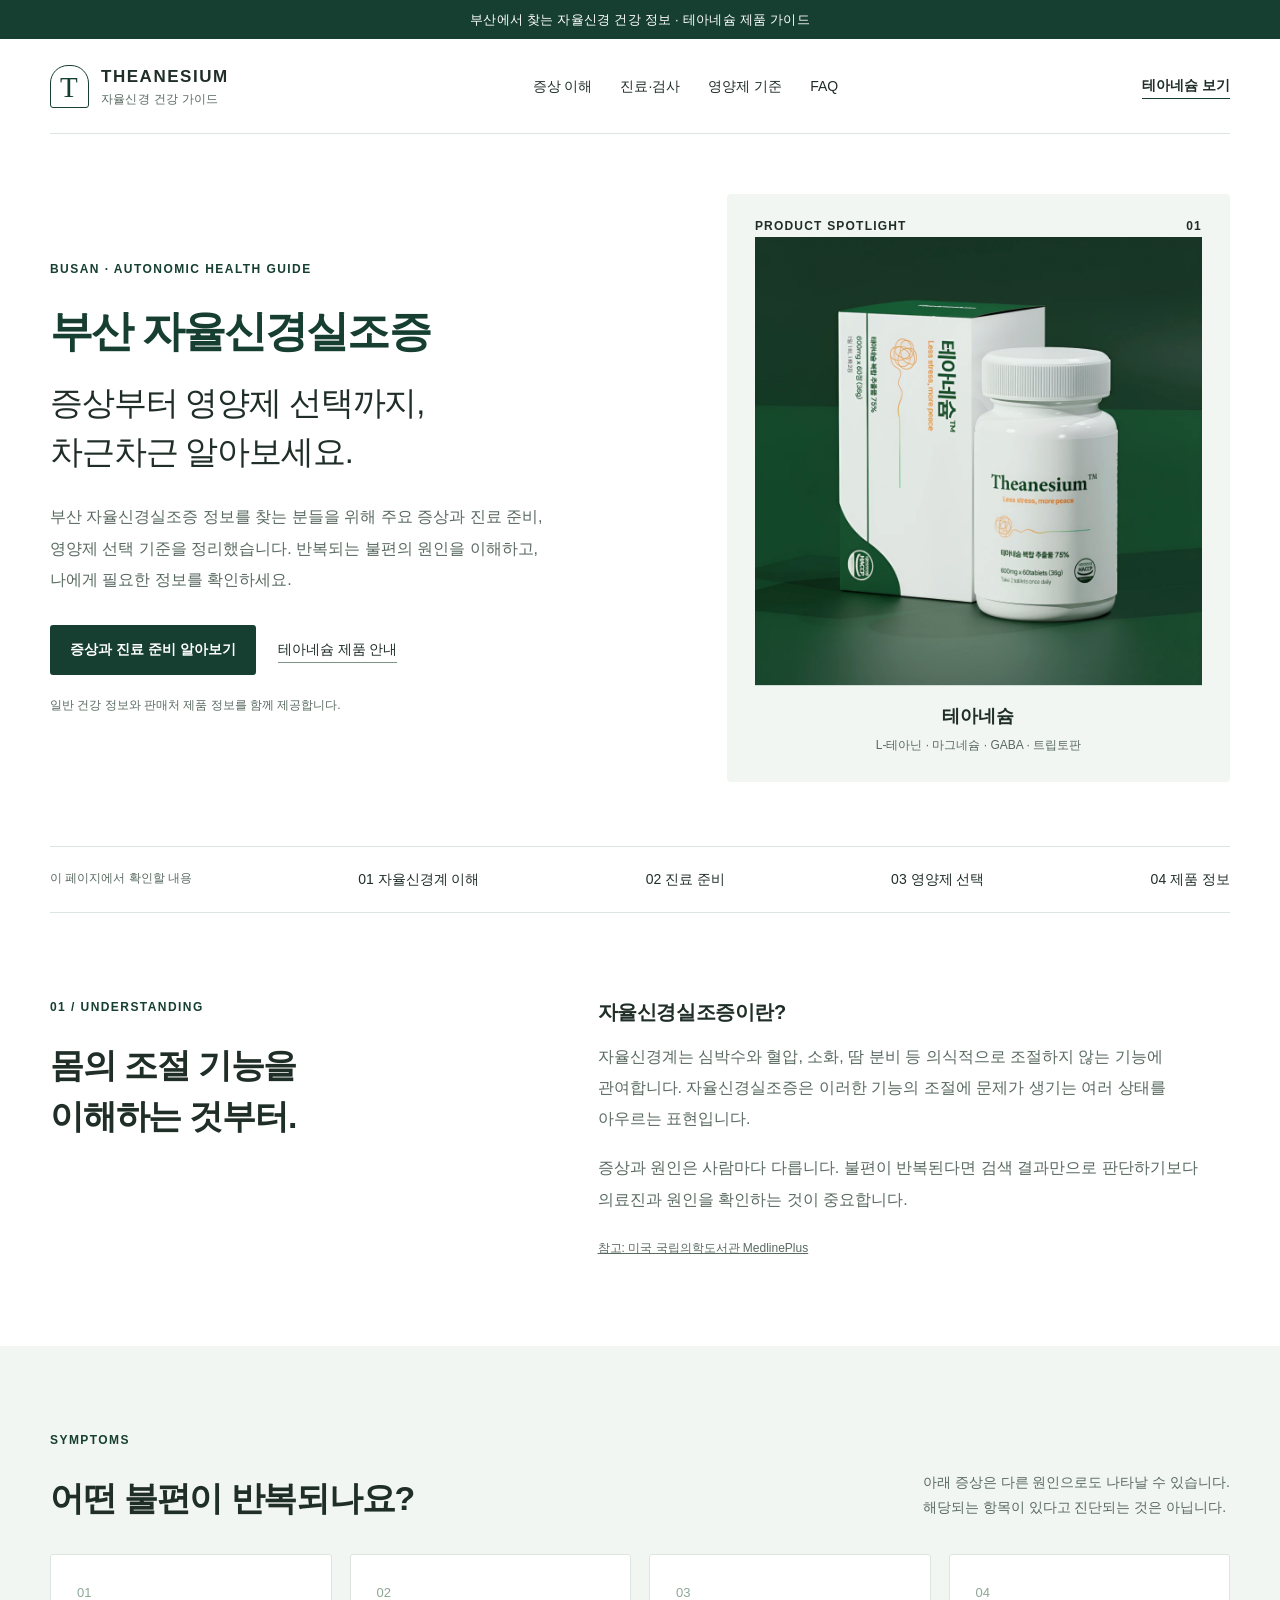
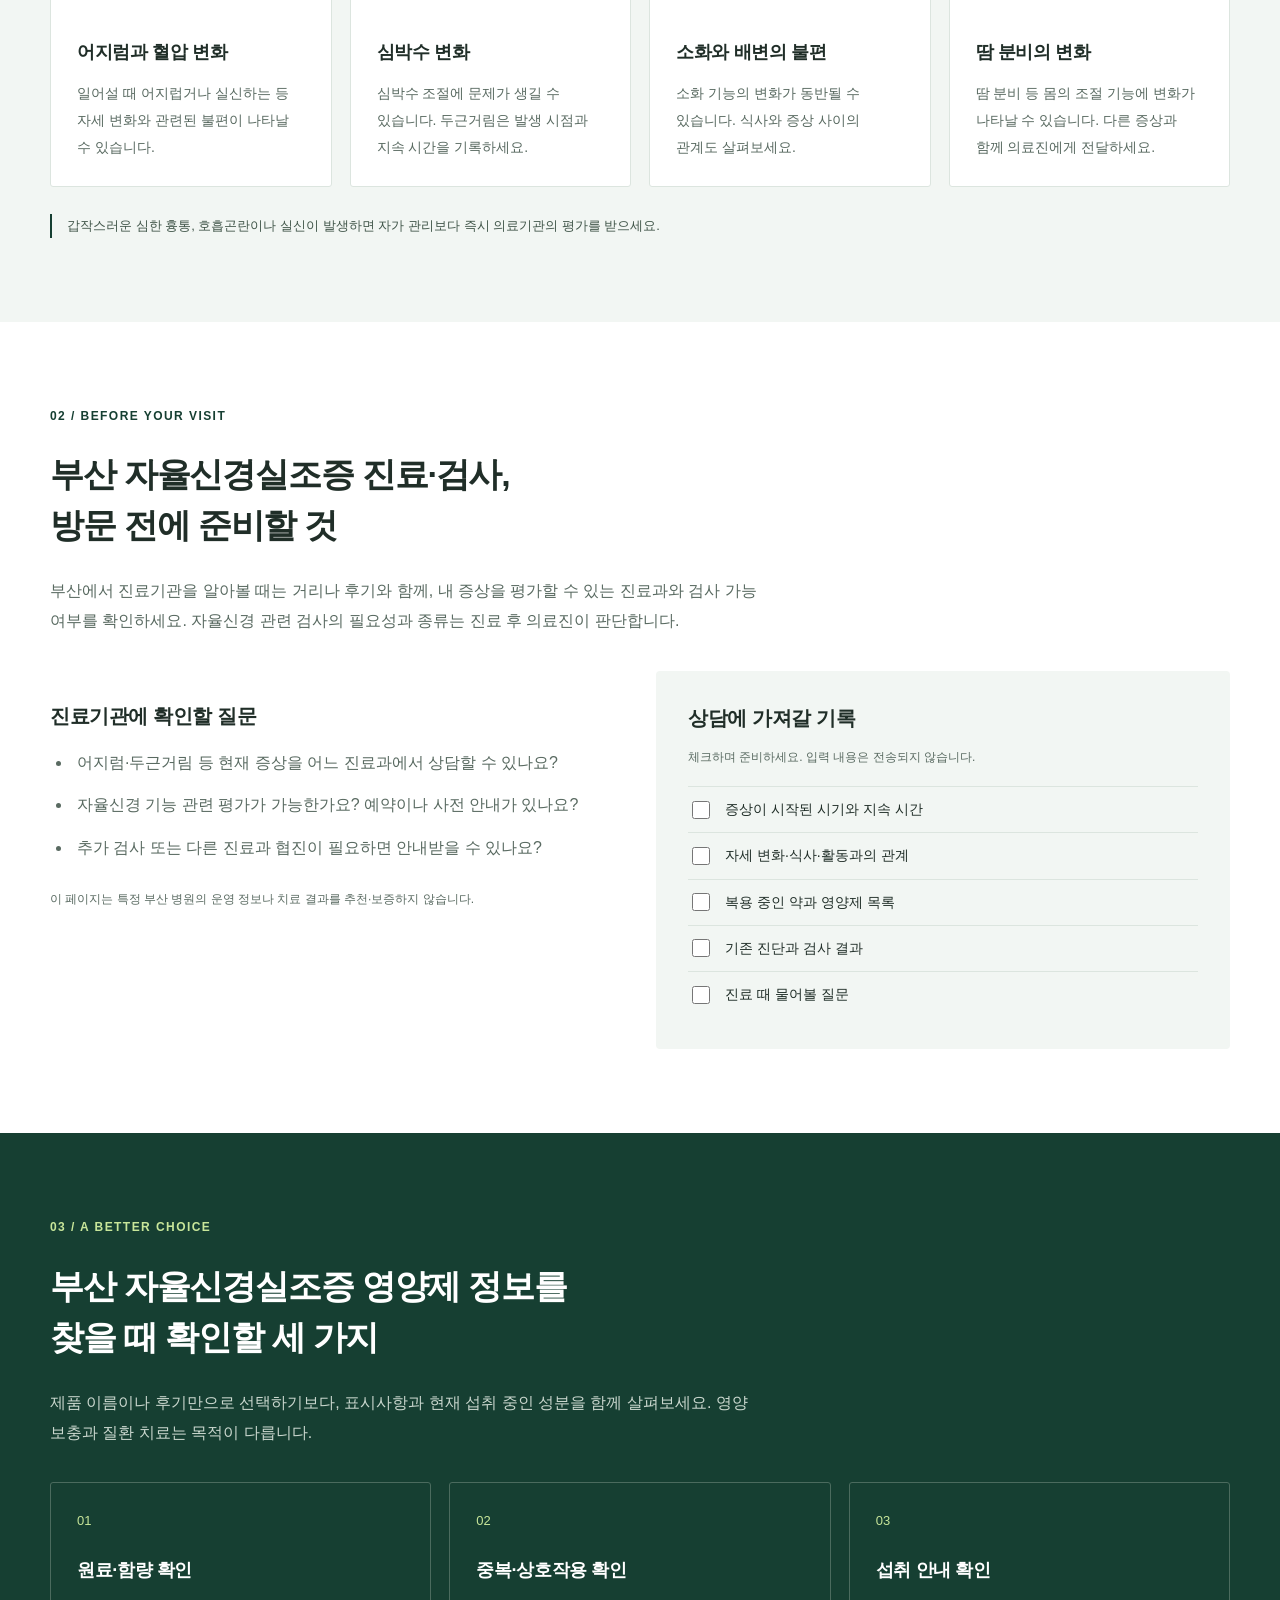
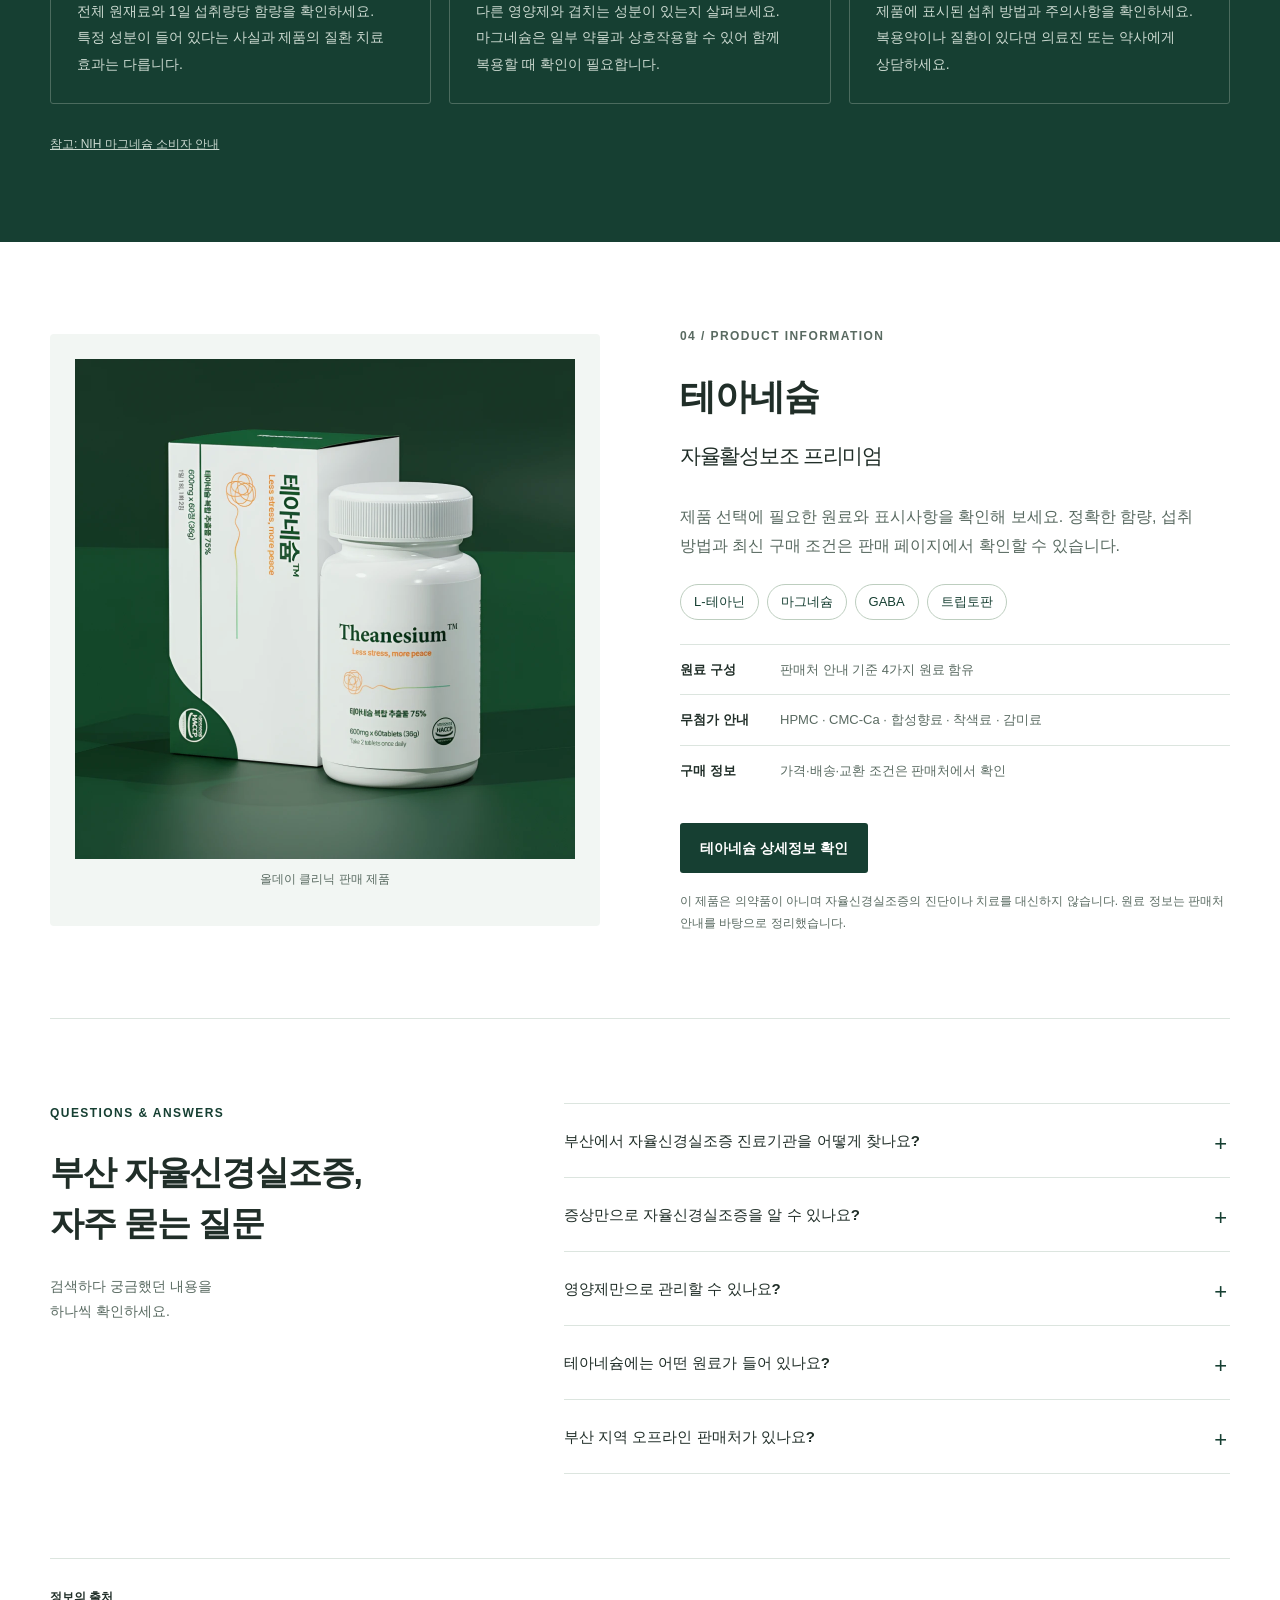
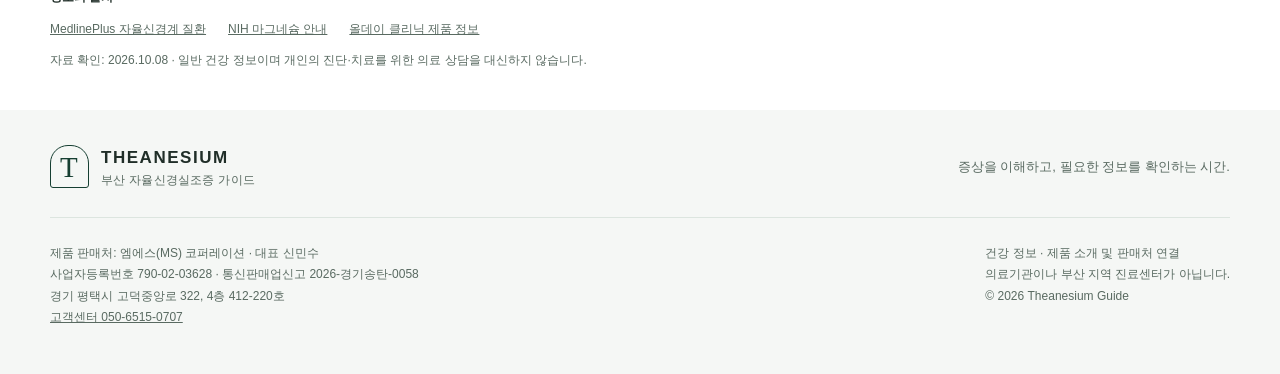
<file: 부산_자율신경실조증_홈페이지_GitHub/index.html>
<!doctype html>
<html lang="ko">
<head>
  <meta charset="utf-8">
  <meta name="viewport" content="width=device-width,initial-scale=1">
  <title>부산 자율신경실조증 | 증상·검사와 영양제 선택 가이드</title>
  <meta name="description" content="부산 자율신경실조증 정보를 찾고 계신가요? 주요 증상과 진료·검사 준비, 영양제 선택 기준을 알아보고 테아네슘의 원료와 제품 정보를 확인하세요.">
  <meta name="robots" content="index,follow">
  <meta property="og:type" content="website">
  <meta property="og:locale" content="ko_KR">
  <meta property="og:title" content="부산 자율신경실조증 | 증상·검사와 영양제 선택 가이드">
  <meta property="og:description" content="반복되는 불편을 이해하는 것부터. 증상과 진료 준비, 영양제 선택 기준, 테아네슘 제품 정보를 한곳에서 확인하세요.">
  <meta name="theme-color" content="#163f32">
  <link rel="icon" href="favicon.svg" type="image/svg+xml">
  <link rel="stylesheet" href="style.css">
<link rel="canonical" href="https://busan-autonomic-guide.tinybirch1.chatgpt.site/">
<meta property="og:url" content="https://busan-autonomic-guide.tinybirch1.chatgpt.site/">
<script type="application/ld+json">{"@context": "https://schema.org", "@type": "WebPage", "name": "부산 자율신경실조증 | 증상·검사와 영양제 선택 가이드", "description": "부산에서 자율신경실조증 정보를 찾는 분을 위한 증상, 진료 준비, 영양제 선택 기준과 테아네슘 제품 안내", "url": "https://busan-autonomic-guide.tinybirch1.chatgpt.site/", "inLanguage": "ko-KR", "dateModified": "2026-10-08"}</script>
</head>
<body>
<a class="skip" href="#main">본문으로 이동</a>
<div class="topline">부산에서 찾는 자율신경 건강 정보 · 테아네슘 제품 가이드</div>
<header class="header wrap">
  <a class="brand" href="./" aria-label="부산 자율신경실조증 가이드 홈"><span class="brand-mark" aria-hidden="true">T</span><span>THEANESIUM<small>자율신경 건강 가이드</small></span></a>
  <nav aria-label="주 메뉴"><a href="#symptoms">증상 이해</a><a href="#care">진료·검사</a><a href="#selection">영양제 기준</a><a href="#faq">FAQ</a></nav>
  <a class="header-link" href="https://allday-clinic.com/product/detail.html?product_no=12" target="_blank" rel="noopener">테아네슘 보기</a>
</header>
<main id="main">
  <section class="hero wrap" aria-labelledby="hero-title">
    <div class="hero-copy"><p class="eyebrow">BUSAN · AUTONOMIC HEALTH GUIDE</p>
      <h1 id="hero-title">부산 자율신경실조증<span>증상부터 영양제 선택까지,<br>차근차근 알아보세요.</span></h1>
      <p class="lead">부산 자율신경실조증 정보를 찾는 분들을 위해 주요 증상과 진료 준비, 영양제 선택 기준을 정리했습니다. 반복되는 불편의 원인을 이해하고, 나에게 필요한 정보를 확인하세요.</p>
      <div class="actions"><a class="button solid" href="#symptoms">증상과 진료 준비 알아보기</a><a class="text-link" href="#product">테아네슘 제품 안내</a></div>
      <p class="hero-note">일반 건강 정보와 판매처 제품 정보를 함께 제공합니다.</p>
    </div>
    <div class="hero-product"><div class="image-label">PRODUCT SPOTLIGHT <span>01</span></div><img src="assets/theanesium.webp" width="1000" height="1000" alt="올데이 클리닉 테아네슘 제품 용기와 초록색 패키지" fetchpriority="high"><div class="image-caption"><strong>테아네슘</strong><span>L-테아닌 · 마그네슘 · GABA · 트립토판</span></div></div>
  </section>
  <div class="contents wrap" aria-label="페이지 안내"><span>이 페이지에서 확인할 내용</span><a href="#understanding">01 자율신경계 이해</a><a href="#care">02 진료 준비</a><a href="#selection">03 영양제 선택</a><a href="#product">04 제품 정보</a></div>

  <section id="understanding" class="section wrap intro-grid">
    <div><p class="eyebrow">01 / UNDERSTANDING</p><h2>몸의 조절 기능을<br>이해하는 것부터.</h2></div>
    <div><h3>자율신경실조증이란?</h3><p>자율신경계는 심박수와 혈압, 소화, 땀 분비 등 의식적으로 조절하지 않는 기능에 관여합니다. 자율신경실조증은 이러한 기능의 조절에 문제가 생기는 여러 상태를 아우르는 표현입니다.</p><p>증상과 원인은 사람마다 다릅니다. 불편이 반복된다면 검색 결과만으로 판단하기보다 의료진과 원인을 확인하는 것이 중요합니다.</p><a class="source-link" href="https://medlineplus.gov/autonomicnervoussystemdisorders.html" target="_blank" rel="noopener">참고: 미국 국립의학도서관 MedlinePlus</a></div>
  </section>

  <section id="symptoms" class="soft-section"><div class="section wrap">
    <div class="section-head"><div><p class="eyebrow">SYMPTOMS</p><h2>어떤 불편이 반복되나요?</h2></div><p>아래 증상은 다른 원인으로도 나타날 수 있습니다.<br>해당되는 항목이 있다고 진단되는 것은 아닙니다.</p></div>
    <div class="cards symptoms"><article><span class="card-no">01</span><h3>어지럼과 혈압 변화</h3><p>일어설 때 어지럽거나 실신하는 등 자세 변화와 관련된 불편이 나타날 수 있습니다.</p></article><article><span class="card-no">02</span><h3>심박수 변화</h3><p>심박수 조절에 문제가 생길 수 있습니다. 두근거림은 발생 시점과 지속 시간을 기록하세요.</p></article><article><span class="card-no">03</span><h3>소화와 배변의 불편</h3><p>소화 기능의 변화가 동반될 수 있습니다. 식사와 증상 사이의 관계도 살펴보세요.</p></article><article><span class="card-no">04</span><h3>땀 분비의 변화</h3><p>땀 분비 등 몸의 조절 기능에 변화가 나타날 수 있습니다. 다른 증상과 함께 의료진에게 전달하세요.</p></article></div>
    <p class="callout">갑작스러운 심한 흉통, 호흡곤란이나 실신이 발생하면 자가 관리보다 즉시 의료기관의 평가를 받으세요.</p>
  </div></section>

  <section id="care" class="section wrap">
    <p class="eyebrow">02 / BEFORE YOUR VISIT</p><h2>부산 자율신경실조증 진료·검사,<br>방문 전에 준비할 것</h2>
    <p class="section-description">부산에서 진료기관을 알아볼 때는 거리나 후기와 함께, 내 증상을 평가할 수 있는 진료과와 검사 가능 여부를 확인하세요. 자율신경 관련 검사의 필요성과 종류는 진료 후 의료진이 판단합니다.</p>
    <div class="care-grid"><div class="care-panel"><h3>진료기관에 확인할 질문</h3><ul><li>어지럼·두근거림 등 현재 증상을 어느 진료과에서 상담할 수 있나요?</li><li>자율신경 기능 관련 평가가 가능한가요? 예약이나 사전 안내가 있나요?</li><li>추가 검사 또는 다른 진료과 협진이 필요하면 안내받을 수 있나요?</li></ul><p class="minor">이 페이지는 특정 부산 병원의 운영 정보나 치료 결과를 추천·보증하지 않습니다.</p></div>
    <div class="checklist"><h3>상담에 가져갈 기록</h3><p>체크하며 준비하세요. 입력 내용은 전송되지 않습니다.</p><label><input type="checkbox"> 증상이 시작된 시기와 지속 시간</label><label><input type="checkbox"> 자세 변화·식사·활동과의 관계</label><label><input type="checkbox"> 복용 중인 약과 영양제 목록</label><label><input type="checkbox"> 기존 진단과 검사 결과</label><label><input type="checkbox"> 진료 때 물어볼 질문</label></div></div>
  </section>

  <section id="selection" class="dark-section"><div class="section wrap">
    <p class="eyebrow">03 / A BETTER CHOICE</p><h2>부산 자율신경실조증 영양제 정보를<br>찾을 때 확인할 세 가지</h2><p class="section-description">제품 이름이나 후기만으로 선택하기보다, 표시사항과 현재 섭취 중인 성분을 함께 살펴보세요. 영양 보충과 질환 치료는 목적이 다릅니다.</p>
    <div class="cards criteria"><article><span class="card-no">01</span><h3>원료·함량 확인</h3><p>전체 원재료와 1일 섭취량당 함량을 확인하세요. 특정 성분이 들어 있다는 사실과 제품의 질환 치료 효과는 다릅니다.</p></article><article><span class="card-no">02</span><h3>중복·상호작용 확인</h3><p>다른 영양제와 겹치는 성분이 있는지 살펴보세요. 마그네슘은 일부 약물과 상호작용할 수 있어 함께 복용할 때 확인이 필요합니다.</p></article><article><span class="card-no">03</span><h3>섭취 안내 확인</h3><p>제품에 표시된 섭취 방법과 주의사항을 확인하세요. 복용약이나 질환이 있다면 의료진 또는 약사에게 상담하세요.</p></article></div>
    <a class="source-link" href="https://ods.od.nih.gov/factsheets/Magnesium-Consumer/" target="_blank" rel="noopener">참고: NIH 마그네슘 소비자 안내</a>
  </div></section>

  <section id="product" class="section wrap product-section">
    <div class="product-photo"><img src="assets/theanesium.webp" width="1000" height="1000" loading="lazy" alt="테아네슘 자율활성보조 프리미엄 용기와 단상자"><span>올데이 클리닉 판매 제품</span></div>
    <div class="product-copy"><p class="eyebrow">04 / PRODUCT INFORMATION</p><h2>테아네슘<br><span>자율활성보조 프리미엄</span></h2><p>제품 선택에 필요한 원료와 표시사항을 확인해 보세요. 정확한 함량, 섭취 방법과 최신 구매 조건은 판매 페이지에서 확인할 수 있습니다.</p><div class="ingredient-tags"><span>L-테아닌</span><span>마그네슘</span><span>GABA</span><span>트립토판</span></div><dl><div><dt>원료 구성</dt><dd>판매처 안내 기준 4가지 원료 함유</dd></div><div><dt>무첨가 안내</dt><dd>HPMC · CMC-Ca · 합성향료 · 착색료 · 감미료</dd></div><div><dt>구매 정보</dt><dd>가격·배송·교환 조건은 판매처에서 확인</dd></div></dl><a class="button solid" href="https://allday-clinic.com/product/detail.html?product_no=12" target="_blank" rel="noopener">테아네슘 상세정보 확인</a><p class="minor">이 제품은 의약품이 아니며 자율신경실조증의 진단이나 치료를 대신하지 않습니다. 원료 정보는 판매처 안내를 바탕으로 정리했습니다.</p></div>
  </section>

  <section id="faq" class="section wrap faq-section"><div><p class="eyebrow">QUESTIONS & ANSWERS</p><h2>부산 자율신경실조증,<br>자주 묻는 질문</h2><p>검색하다 궁금했던 내용을<br>하나씩 확인하세요.</p></div><div class="faqs">
    <details><summary>부산에서 자율신경실조증 진료기관을 어떻게 찾나요?</summary><p>현재 가장 불편한 증상을 상담할 수 있는 진료과가 있는지, 자율신경 관련 평가가 가능한지 방문 전 문의하세요. 검사 종류와 예약 방법은 기관별로 다를 수 있으므로 직접 확인하는 것이 좋습니다.</p></details>
    <details><summary>증상만으로 자율신경실조증을 알 수 있나요?</summary><p>어지럼, 심박수 변화, 소화 불편 등은 다른 원인으로도 나타날 수 있습니다. 증상 기록과 진료를 통해 원인을 확인하고, 검사 필요성은 의료진과 상의하세요.</p></details>
    <details><summary>영양제만으로 관리할 수 있나요?</summary><p>영양제는 영양 보충을 위한 제품입니다. 특정 제품의 섭취가 자율신경실조증 치료를 의미하지 않습니다. 지속되는 증상은 원인에 따른 평가와 관리가 우선입니다.</p></details>
    <details><summary>테아네슘에는 어떤 원료가 들어 있나요?</summary><p>판매처는 L-테아닌, 마그네슘, GABA, 트립토판 함유를 안내합니다. 각 성분의 정확한 함량과 전체 원재료, 주의사항은 구매할 제품의 표시사항을 확인하세요.</p></details>
    <details><summary>부산 지역 오프라인 판매처가 있나요?</summary><p>이 페이지에서 부산 오프라인 판매처를 확인해 안내하고 있지는 않습니다. 소개된 온라인 판매 페이지에서 주문·배송 조건을 확인하거나 판매처 고객센터에 문의하세요.</p></details>
  </div></section>
  <aside class="sources wrap"><strong>정보의 출처</strong><p><a href="https://medlineplus.gov/autonomicnervoussystemdisorders.html" target="_blank" rel="noopener">MedlinePlus 자율신경계 질환</a><a href="https://ods.od.nih.gov/factsheets/Magnesium-Consumer/" target="_blank" rel="noopener">NIH 마그네슘 안내</a><a href="https://allday-clinic.com/product/detail.html?product_no=12" target="_blank" rel="noopener">올데이 클리닉 제품 정보</a></p><small>자료 확인: 2026.10.08 · 일반 건강 정보이며 개인의 진단·치료를 위한 의료 상담을 대신하지 않습니다.</small></aside>
</main>
<footer><div class="wrap footer-top"><a class="brand" href="./"><span class="brand-mark" aria-hidden="true">T</span><span>THEANESIUM<small>부산 자율신경실조증 가이드</small></span></a><p>증상을 이해하고, 필요한 정보를 확인하는 시간.</p></div><div class="wrap footer-bottom"><p>제품 판매처: 엠에스(MS) 코퍼레이션 · 대표 신민수<br>사업자등록번호 790-02-03628 · 통신판매업신고 2026-경기송탄-0058<br>경기 평택시 고덕중앙로 322, 4층 412-220호<br><a href="tel:05065150707">고객센터 050-6515-0707</a></p><p>건강 정보 · 제품 소개 및 판매처 연결<br>의료기관이나 부산 지역 진료센터가 아닙니다.<br>© 2026 Theanesium Guide</p></div></footer>
</body>
</html>
</file>
<file: 부산_자율신경실조증_홈페이지_GitHub/style.css>
:root{--green:#163f32;--deep:#102f26;--ink:#202e28;--muted:#596a61;--line:#dce5df;--soft:#f2f6f3;--accent:#c8e69a}*{box-sizing:border-box}html{scroll-behavior:smooth;scroll-padding-top:28px}body{margin:0;background:#fff;color:var(--ink);font-family:"Pretendard","Noto Sans KR",-apple-system,BlinkMacSystemFont,"Malgun Gothic",sans-serif;font-size:16px;line-height:1.8;word-break:keep-all}a{color:inherit;text-decoration:none}a:hover{text-decoration:underline}button,input{font:inherit}a:focus-visible,summary:focus-visible,input:focus-visible{outline:3px solid #547e28;outline-offset:5px}img{display:block;max-width:100%;height:auto}.wrap{width:min(1180px,calc(100% - 80px));margin:auto}.skip{position:absolute;left:20px;top:-80px;z-index:5;padding:12px;background:white}.skip:focus{top:10px}.topline{background:var(--green);color:#fff;text-align:center;font-size:13px;padding:8px 20px;letter-spacing:.02em}.header{display:flex;align-items:center;justify-content:space-between;gap:30px;padding-top:25px;padding-bottom:25px;border-bottom:1px solid var(--line)}.brand{display:flex;align-items:center;gap:12px;font-size:17px;font-weight:750;letter-spacing:.09em;line-height:1.5}.brand small{display:block;font-size:12px;letter-spacing:.02em;font-weight:400;color:var(--muted)}.brand-mark{display:grid;place-items:center;width:39px;height:43px;border:1px solid var(--green);border-radius:18px 18px 3px 3px;font-family:Georgia,serif;font-size:29px;color:var(--green);font-weight:400}.header nav{display:flex;gap:28px;font-size:14px}.header-link{font-size:14px;font-weight:700;border-bottom:1px solid var(--green)}.hero{display:grid;grid-template-columns:1.1fr .9fr;gap:62px;padding-top:60px;padding-bottom:64px;align-items:center}.eyebrow{font-size:12px;letter-spacing:.12em;font-weight:700;color:var(--green);margin:0 0 22px}.hero h1{font-size:clamp(29px,3.35vw,46px);letter-spacing:-.045em;line-height:1.35;margin:0 0 24px;color:var(--green)}.hero h1 span{display:block;margin-top:19px;font-size:clamp(23px,2.55vw,34px);font-weight:500;line-height:1.5;letter-spacing:-.035em;color:var(--ink)}.lead{max-width:520px;color:var(--muted);font-size:16px;line-height:1.95}.actions{display:flex;align-items:center;gap:22px;margin-top:30px;flex-wrap:wrap}.button{display:inline-flex;align-items:center;justify-content:center;min-height:50px;padding:12px 20px;border-radius:3px;font-size:14px;font-weight:650;line-height:1.5;text-align:center}.solid{background:var(--green);color:white}.solid:hover{background:#215540;text-decoration:none}.text-link{font-size:14px;border-bottom:1px solid #7e9285}.hero-note{font-size:12px;color:var(--muted);margin:20px 0 0}.hero-product{background:var(--soft);padding:22px 28px 25px;border-radius:4px}.image-label{display:flex;justify-content:space-between;font-size:12px;font-weight:600;letter-spacing:.1em}.hero-product img{width:100%;mix-blend-mode:multiply;margin:0 auto}.image-caption{display:flex;flex-direction:column;align-items:center;gap:3px;border-top:1px solid #cfdcd3;padding-top:14px}.image-caption strong{font-size:18px;font-weight:600}.image-caption span{font-size:12px;color:var(--muted)}.contents{border-top:1px solid var(--line);border-bottom:1px solid var(--line);display:flex;align-items:center;justify-content:space-between;gap:18px;padding:20px 0;font-size:14px}.contents>span{font-size:12px;color:var(--muted)}.section{padding-top:84px;padding-bottom:84px}h2{font-size:clamp(25px,2.65vw,34px);font-weight:650;letter-spacing:-.035em;line-height:1.5;margin:0 0 25px}h3{font-size:20px;line-height:1.5;letter-spacing:-.02em;margin:0 0 14px}p{margin:0 0 18px}.intro-grid{display:grid;grid-template-columns:.85fr 1.15fr;gap:80px}.intro-grid>div:last-child p{color:var(--muted);line-height:1.95}.source-link{display:inline-block;font-size:12px;text-decoration:underline;color:var(--muted)}.soft-section{background:var(--soft)}.section-head{display:flex;justify-content:space-between;align-items:end;gap:30px;margin-bottom:30px}.section-head h2{margin-bottom:0}.section-head>p{font-size:14px;color:var(--muted);margin:0 0 4px}.cards{display:grid;gap:18px}.symptoms{grid-template-columns:repeat(4,1fr)}.cards article{padding:26px;background:white;border:1px solid var(--line);border-radius:3px}.card-no{display:block;color:#8da694;font-size:13px;margin-bottom:35px}.cards h3{font-size:18px}.cards p{font-size:14px;line-height:1.9;color:var(--muted);margin:0}.callout{font-size:13px;margin:27px 0 0;padding-left:15px;border-left:2px solid var(--green);color:#405549}.section-description{max-width:740px;color:var(--muted);line-height:1.9;margin-bottom:34px}.care-grid{display:grid;grid-template-columns:1fr 1fr;gap:32px}.care-panel{padding:30px 0}.care-panel ul{padding-left:22px;margin:18px 0 26px}.care-panel li{padding-left:5px;margin:14px 0;color:var(--muted)}.minor{font-size:12px;line-height:1.8;color:var(--muted);margin:18px 0 0}.checklist{background:var(--soft);padding:32px;border-radius:4px}.checklist>p{font-size:12px;color:var(--muted)}.checklist label{display:flex;gap:12px;align-items:center;padding:10px 0;font-size:14px;border-top:1px solid var(--line);cursor:pointer}.checklist input{width:18px;height:18px;accent-color:var(--green);flex-shrink:0}.checklist label:has(input:checked){color:#6f7f75;text-decoration:line-through}.dark-section{background:var(--green);color:white}.dark-section .eyebrow{color:var(--accent)}.dark-section .section-description{color:#cad7ce}.criteria{grid-template-columns:repeat(3,1fr);margin-bottom:25px}.criteria article{background:transparent;border:1px solid #4b6b5e}.criteria .card-no{color:var(--accent);margin-bottom:24px}.criteria p,.dark-section .source-link{color:#cbd9d0}.product-section{display:grid;grid-template-columns:1fr 1fr;gap:80px;align-items:center}.product-photo{background:var(--soft);padding:25px;border-radius:4px}.product-photo img{mix-blend-mode:multiply}.product-photo>span{display:block;text-align:center;color:var(--muted);font-size:12px;margin:10px 0}.product-copy h2{font-size:36px}.product-copy h2 span{font-size:21px;font-weight:400}.product-copy>p{color:var(--muted)}.ingredient-tags{display:flex;flex-wrap:wrap;gap:8px;margin:24px 0}.ingredient-tags span{font-size:13px;color:var(--green);border:1px solid #bdcebf;border-radius:20px;padding:5px 13px}dl{margin:0 0 28px}dl>div{display:grid;grid-template-columns:85px 1fr;gap:15px;border-top:1px solid var(--line);padding:13px 0;font-size:13px}dt{font-weight:600}dd{margin:0;color:var(--muted)}.faq-section{border-top:1px solid var(--line);display:grid;grid-template-columns:.8fr 1.2fr;gap:70px}.faq-section>div>p:not(.eyebrow){font-size:14px;color:var(--muted)}details{border-bottom:1px solid var(--line)}details:first-child{border-top:1px solid var(--line)}summary{list-style:none;cursor:pointer;padding:23px 38px 23px 0;position:relative;font-size:15px;font-weight:550}summary::-webkit-details-marker{display:none}summary:after{content:'+';position:absolute;right:3px;top:20px;font-size:22px;color:var(--green);font-weight:400}details[open] summary:after{content:'−'}details p{font-size:14px;color:var(--muted);line-height:1.95;padding-bottom:13px}.sources{border-top:1px solid var(--line);padding:28px 0 38px;font-size:12px;color:var(--muted)}.sources strong{color:var(--ink)}.sources p{display:flex;gap:22px;flex-wrap:wrap;margin:10px 0}.sources a{text-decoration:underline}.sources small{font-size:12px}footer{background:#f5f7f5;padding:35px 0 45px}.footer-top{display:flex;align-items:center;justify-content:space-between;gap:25px;border-bottom:1px solid var(--line);padding-bottom:28px}.footer-top>p{color:var(--muted);font-size:13px;margin:0}.footer-bottom{display:flex;justify-content:space-between;gap:35px;padding-top:25px;font-size:12px;color:var(--muted)}.footer-bottom p{margin:0}.footer-bottom a{text-decoration:underline}@media(min-width:1400px){.hero{padding-top:75px;padding-bottom:75px}}@media(max-width:1050px){.wrap{width:calc(100% - 50px)}.header{gap:20px}.header nav{gap:18px}.hero{gap:30px}.hero h1{font-size:35px}.hero h1 span{font-size:28px}.symptoms{grid-template-columns:repeat(2,1fr)}.intro-grid,.product-section,.faq-section{gap:40px}.contents{flex-wrap:wrap}.contents>span{width:100%}.cards article{padding:23px}.section-head{align-items:start;flex-direction:column;gap:15px}}@media(max-width:720px){.wrap{width:calc(100% - 36px)}.topline{font-size:12px}.header{flex-wrap:wrap;padding-top:20px;padding-bottom:15px;gap:18px}.brand{font-size:15px}.brand-mark{width:34px;height:38px}.header nav{order:3;width:100%;gap:0;justify-content:space-between;padding-top:14px;border-top:1px solid var(--line);font-size:13px}.header-link{font-size:13px}.hero{grid-template-columns:1fr;gap:34px;padding-top:38px;padding-bottom:36px}.hero h1{font-size:31px}.hero h1 span{font-size:25px}.hero .eyebrow{font-size:11px}.lead{font-size:15px}.hero-product{padding:20px;max-width:480px;width:100%;margin:auto}.hero-product img{max-width:340px}.actions{gap:19px}.contents{gap:10px 20px;font-size:12px;justify-content:flex-start}.section{padding-top:52px;padding-bottom:52px}.intro-grid,.care-grid,.product-section,.faq-section{grid-template-columns:1fr;gap:22px}.intro-grid h2 br{display:none}.intro-grid h2{margin-bottom:0}.eyebrow{margin-bottom:16px}h2{font-size:26px}h3{font-size:19px}.section-description{font-size:15px}.cards{gap:12px}.cards article{padding:20px 16px}.card-no{margin-bottom:22px}.cards h3{font-size:16px}.cards p{font-size:14px}.criteria{grid-template-columns:1fr}.criteria article{padding:24px}.criteria .card-no{margin-bottom:15px}.care-panel{padding:0}.checklist{padding:24px}.product-photo{max-width:480px}.product-copy h2{font-size:31px}.product-copy h2 span{font-size:20px}.product-copy>p{font-size:15px}.product-copy .minor{font-size:12px}.faq-section{gap:20px}.faq-section>div>p:not(.eyebrow){margin-bottom:0}.sources p{gap:7px 18px}.footer-top,.footer-bottom{flex-direction:column;align-items:flex-start;gap:20px}.footer-top>p{font-size:12px}}@media(prefers-reduced-motion:reduce){html{scroll-behavior:auto}}@media print{header,.topline,.hero-product,.product-section,.dark-section,.actions,footer{display:none}.wrap{width:100%}.section{padding:20px 0}details p{display:block}.checklist{break-inside:avoid}}
</file>
